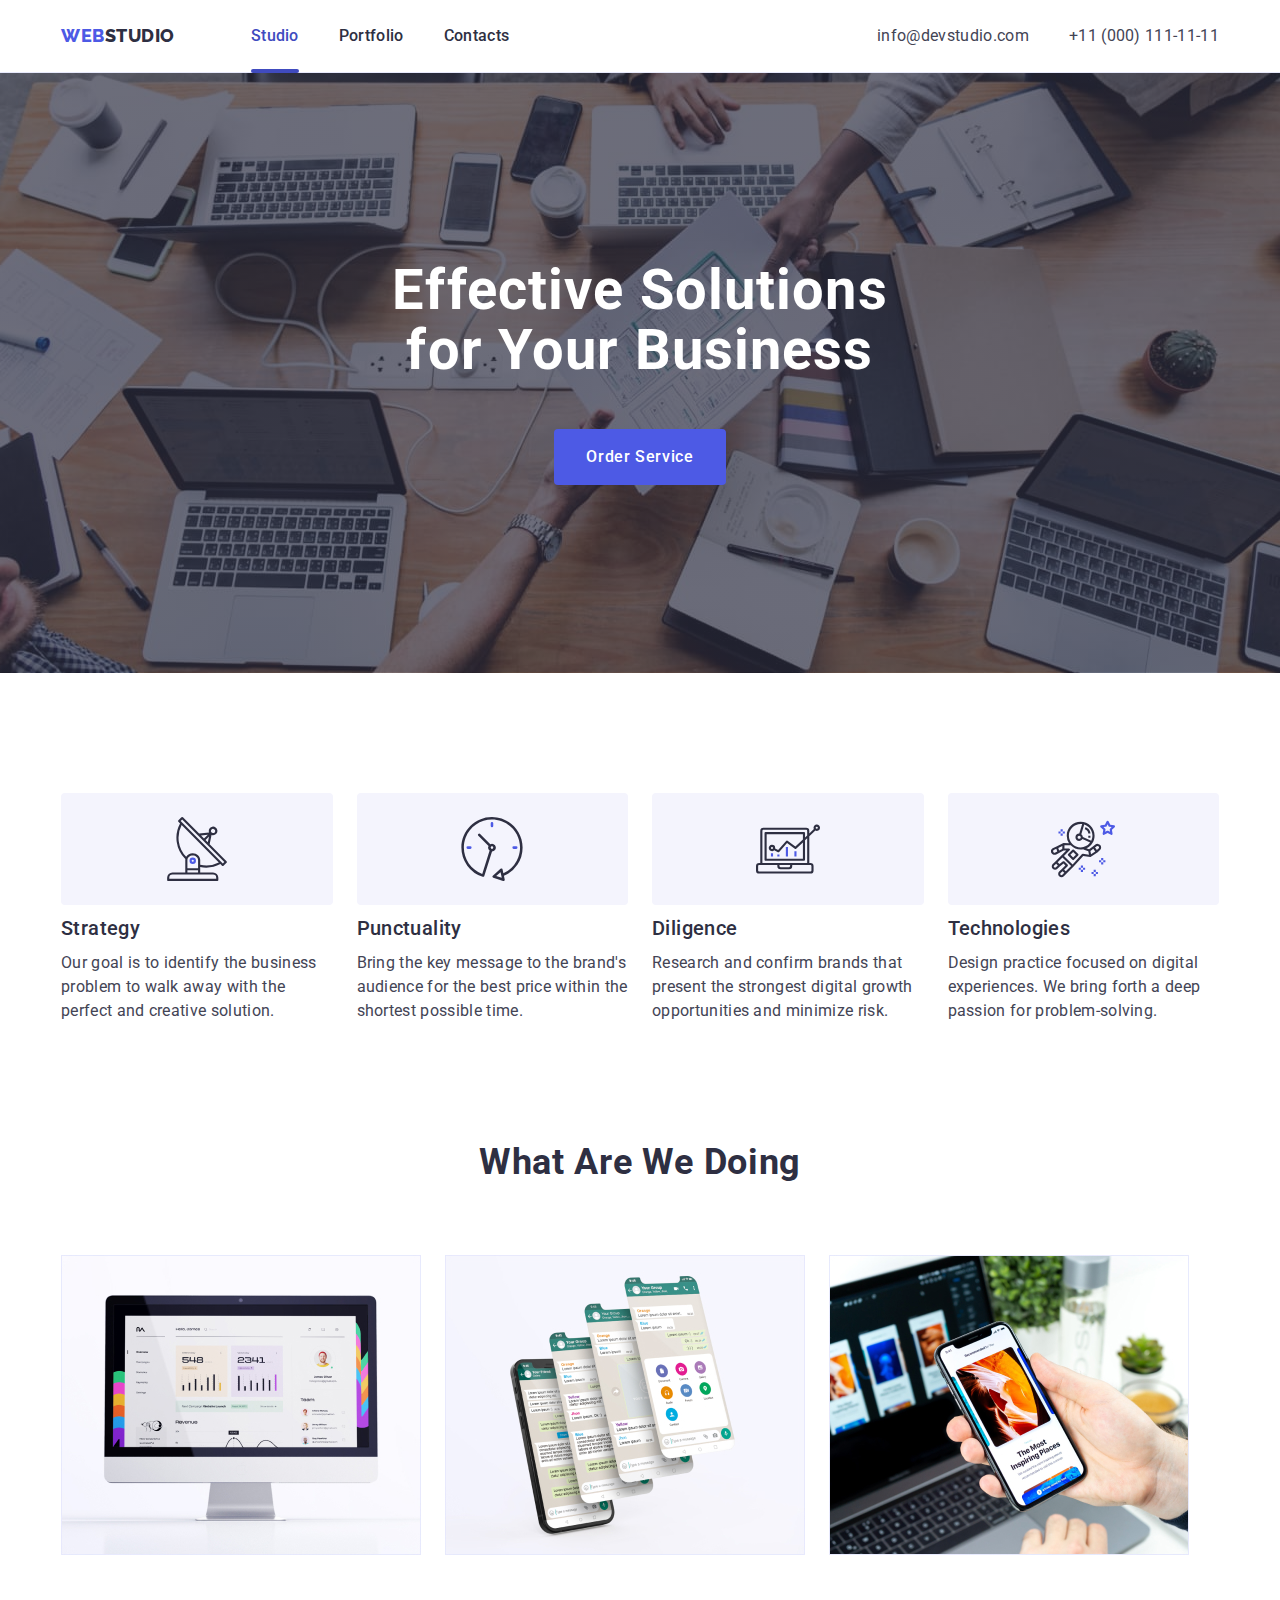
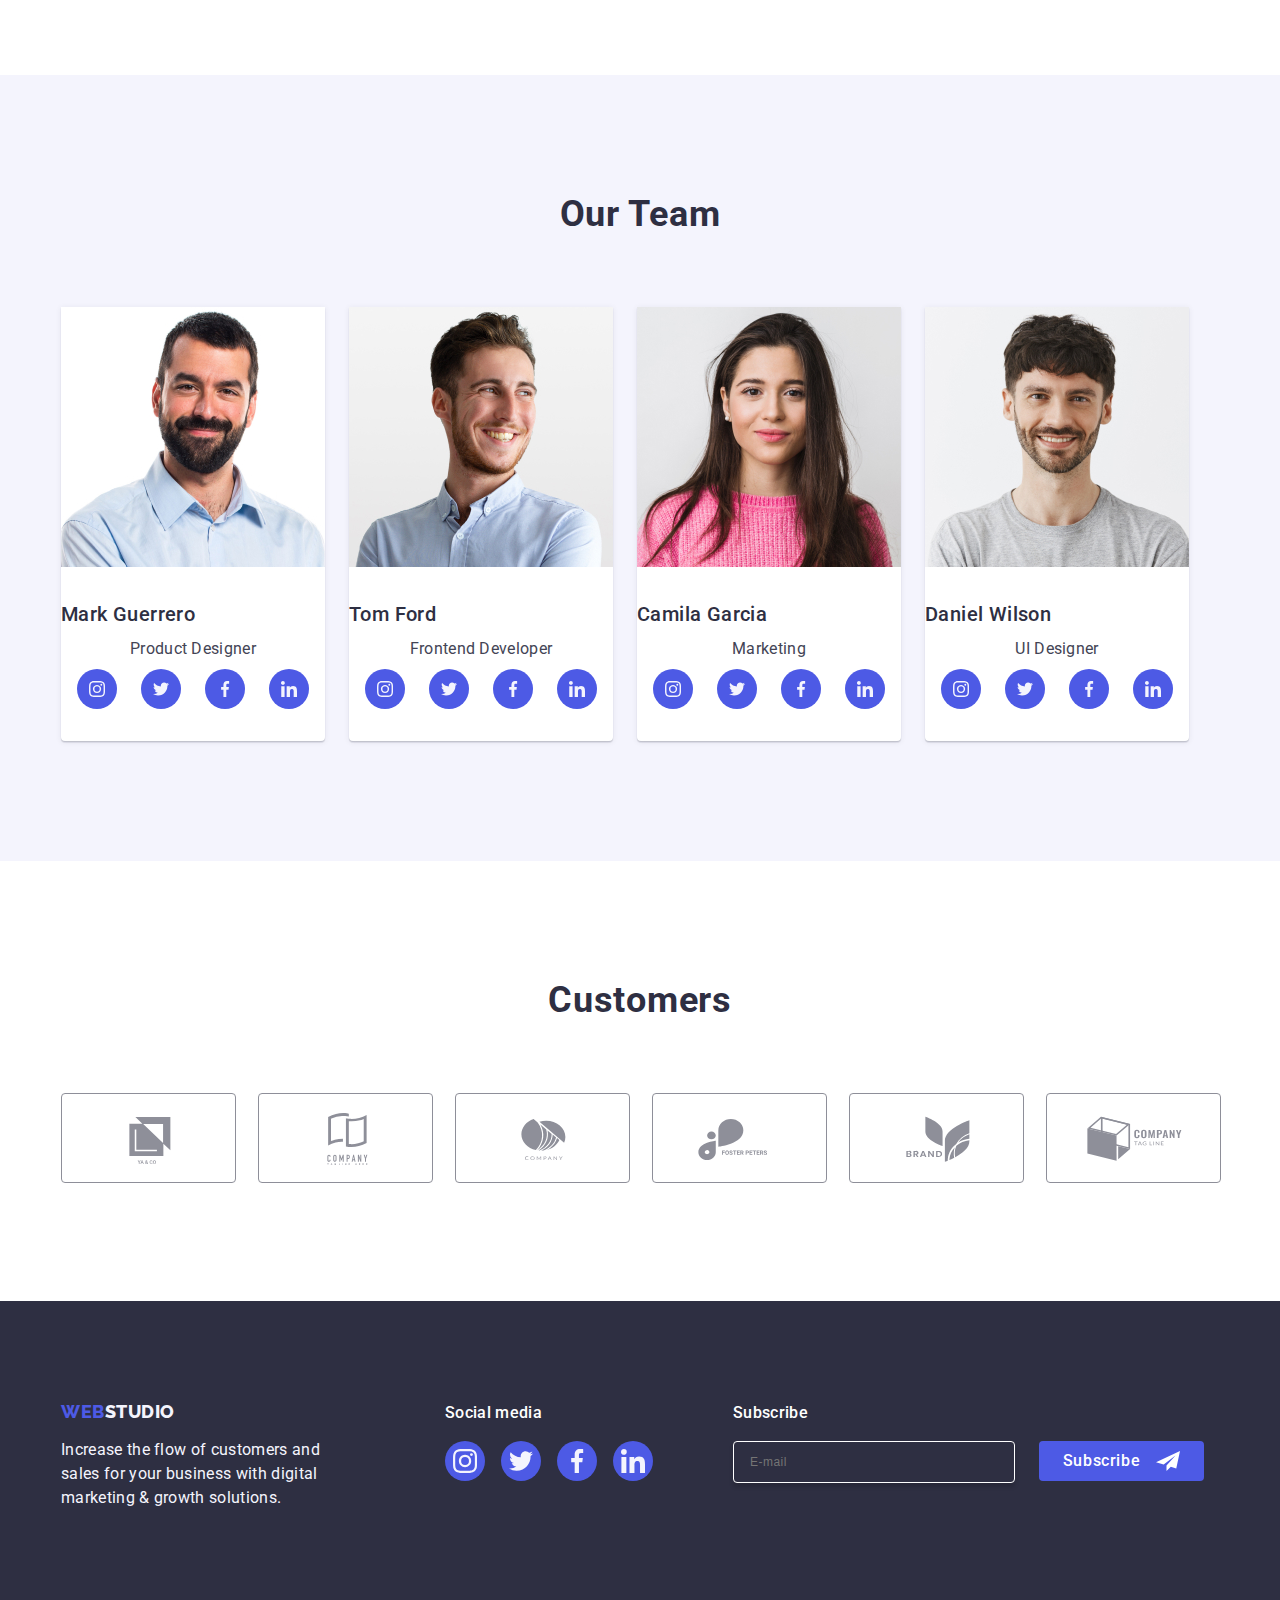
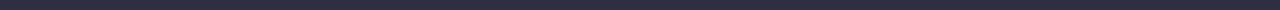
<file: index.html>
<!DOCTYPE html>
<html lang="en">

<head>

  <meta charset="UTF-8">
  <meta name="viewport" content="width=device-width, initial-scale=1.0">
  <title>WEBSTUDIO</title>

  <link rel="preconnect" href="https://fonts.googleapis.com">
  <link rel="preconnect" href="https://fonts.gstatic.com" crossorigin>
  <link href="https://fonts.googleapis.com/css2?family=Raleway:wght@800&family=Roboto:wght@400;500;700;900&display=swap"
    rel="stylesheet">
  <link rel="stylesheet" href="https://cdnjs.cloudflare.com/ajax/libs/modern-normalize/2.0.0/modern-normalize.min.css"
    integrity="sha512-4xo8blKMVCiXpTaLzQSLSw3KFOVPWhm/TRtuPVc4WG6kUgjH6J03IBuG7JZPkcWMxJ5huwaBpOpnwYElP/m6wg=="
    crossorigin="anonymous" referrerpolicy="no-referrer" />
  <link rel="stylesheet" href="./css/style.css">

</head>

<body>
  <header class="header-top">
    <div class="container header-container">
      <nav class="link nav">
        <a class="logo-header link" href="./index.html">Web<span class="logo-studio">Studio</span></a>
        <ul class="list list-header">
          <li>
            <a class="page-description link underline" href="./index.html">Studio</a>
          </li>
          <li>
            <a class="page-description link " href="./portfolio.html">Portfolio</a>
          </li>
          <li>
            <a class="page-description link " href="">Contacts</a>
          </li>
        </ul>
      </nav>
      <address class="address nav">
        <ul class="list link address-list ">
          <li>
            <a class="contact list link" href="mailto:info@devstudio.com">info@devstudio.com</a>
          </li>
          <li>
            <a class="contact list link" href="tel:+110001111111">+11 (000) 111-11-11</a>
          </li>
        </ul>
      </address>
    </div>
  </header>

  <main>
    <section class="section-main">
      <div class="container">
        <h1 class="main-title">
          Effective Solutions<br />
          for Your Business
        </h1>
        <button data-modal-open type="button" class="main-button">
          Order Service
        </button>
      </div>
    </section>
    <section class="section-main-two">
      <div class="container">
        <h2 class="head-title visually-hidden">NOTHING</h2>
        <ul class="list list-goals">
          <li class="list-point-items">
            <div class="main-icons-container">
              <svg width="64" height="64">
                <use href="./images/icons.svg#icon-antena"></use>
              </svg>
            </div>
            <h3 class="goal">Strategy</h3>
            <p class="paragraph">Our goal is to identify the business problem to walk away with the perfect and
              creative solution.
            </p>
          </li>
          <li class="list-point-items">
            <div class="main-icons-container">
              <svg width="64" height="64">
                <use href="./images/icons.svg#icon-clock"></use>
              </svg>
            </div>
            <h3 class="goal">Punctuality</h3>
            <p class="paragraph">Bring the key message to the brand's audience for the best price within the
              shortest possible time.
            </p>
          </li>
          <li class="list-point-items">
            <div class="main-icons-container">
              <svg width="64" height="64">
                <use href="./images/icons.svg#icon-diagram-1"></use>
              </svg>
            </div>
            <h3 class="goal">Diligence</h3>
            <p class="paragraph">Research and confirm brands that present the strongest digital growth
              opportunities and minimize
              risk.
            </p>
          </li>
          <li class="list-point-items">
            <div class="main-icons-container">
              <svg width="64" height="64">
                <use href="./images/icons.svg#icon-astronaut-1"></use>
              </svg>
            </div>
            <h3 class="goal">Technologies</h3>
            <p class="paragraph">Design practice focused on digital experiences. We bring forth a deep passion for
              problem-solving.
            </p>
          </li>
        </ul>
      </div>
    </section>
    <section class="section-main-three">
      <div class="container">
        <h2 class="header">what are we doing</h2>
        <ul class="list list-item">
          <li class="item-work">
            <img width="360" height="300" src="./images/picture.jpg" alt="monitor" />
          </li>
          <li class="item-work">
            <img width="360" height="300" src="./images/picture2.jpg" alt="phone and additional 3 screens" />
          </li>
          <li class="item-work">
            <img width="360" height="300" src="./images/picture3.jpg" alt="phone held in hand" />
          </li>
        </ul>
      </div>
    </section>
    <section class="section our-team">
      <div class="container">
        <h2 class="header">our team</h2>
        <ul class="list list-team">
          <li class="our-team-card">
            <img width="264" height="260" src="./images/portret.jpg" alt="man in a blue shirt with a beard">
            <div class="team-card">
              <h3 class="goal">Mark Guerrero</h3>
              <p class="paragraph-card">Product Designer</p>

              <ul class="team-card-social">
                <li class="team-card-social-items">
                  <a href="#" class="team-card-social-items-link">
                    <svg width="16" height="16" class="vector-team-socials">
                      <use href="./images/icons.svg#icon-instagram"></use>
                    </svg>
                  </a>
                </li>
                <li class="team-card-social-items">
                  <a href="#" class="team-card-social-items-link">
                    <svg width="16" height="16" class="vector-team-socials">
                      <use href="./images/icons.svg#icon-twitter"></use>
                    </svg>
                  </a>
                </li>
                <li class="team-card-social-items">
                  <a href="#" class="team-card-social-items-link">
                    <svg width="16" height="16" class="vector-team-socials">
                      <use href="./images/icons.svg#icon-facebook"></use>
                    </svg>
                  </a>
                </li>
                <li class="team-card-social-items">
                  <a href="#" class="team-card-social-items-link">
                    <svg width="16" height="16" class="vector-team-socials">
                      <use href="./images/icons.svg#icon-linkedin-1"></use>
                    </svg>
                  </a>
                </li>
              </ul>
            </div>
          </li>
          <li class="our-team-card">
            <img width="264" height="260" src="./images/portret2.jpg" alt="man in a blue shirt with short stubble">
            <div class="team-card">
              <h3 class="goal">Tom Ford</h3>
              <p class="paragraph-card">Frontend Developer</p>
              <ul class="team-card-social">
                <li class="team-card-social-items">
                  <a href="#" class="team-card-social-items-link">
                    <svg width="16" height="16" class="vector-team-socials">
                      <use href="./images/icons.svg#icon-instagram"></use>
                    </svg>
                  </a>
                </li>
                <li class="team-card-social-items">
                  <a href="#" class="team-card-social-items-link">
                    <svg width="16" height="16" class="vector-team-socials">
                      <use href="./images/icons.svg#icon-twitter"></use>
                    </svg>
                  </a>
                </li>
                <li class="team-card-social-items">
                  <a href="#" class="team-card-social-items-link">
                    <svg width="16" height="16" class="vector-team-socials">
                      <use href="./images/icons.svg#icon-facebook"></use>
                    </svg>
                  </a>
                </li>
                <li class="team-card-social-items">
                  <a href="#" class="team-card-social-items-link">
                    <svg width="16" height="16" class="vector-team-socials">
                      <use href="./images/icons.svg#icon-linkedin-1"></use>
                    </svg>
                  </a>
                </li>
              </ul>
            </div>
          </li>
          <li class="our-team-card">
            <img width="264" height="260" src="./images/portret3.jpg" alt="woman in a pink sweater with long dark hair">
            <div class="team-card">
              <h3 class="goal">Camila Garcia</h3>
              <p class="paragraph-card">Marketing</p>
              <ul class="team-card-social">
                <li class="team-card-social-items">
                  <a href="#" class="team-card-social-items-link">
                    <svg width="16" height="16" class="vector-team-socials">
                      <use href="./images/icons.svg#icon-instagram"></use>
                    </svg>
                  </a>
                </li>
                <li class="team-card-social-items">
                  <a href="#" class="team-card-social-items-link">
                    <svg width="16" height="16" class="vector-team-socials">
                      <use href="./images/icons.svg#icon-twitter"></use>
                    </svg>
                  </a>
                </li>
                <li class="team-card-social-items">
                  <a href="#" class="team-card-social-items-link">
                    <svg width="16" height="16" class="vector-team-socials">
                      <use href="./images/icons.svg#icon-facebook"></use>
                    </svg>
                  </a>
                </li>
                <li class="team-card-social-items">
                  <a href="#" class="team-card-social-items-link">
                    <svg width="16" height="16" class="vector-team-socials">
                      <use href="./images/icons.svg#icon-linkedin-1"></use>
                    </svg>
                  </a>
                </li>
              </ul>
            </div>
          </li>
          <li class="our-team-card">
            <img width="264" height="260" src="./images/portret4.jpg" alt="man in a gray blouse with short stubble">
            <div class="team-card">
              <h3 class="goal">Daniel Wilson</h3>
              <p class="paragraph-card">UI Designer</p>
              <ul class="team-card-social">
                <li class="team-card-social-items">
                  <a href="#" class="team-card-social-items-link">
                    <svg width="16" height="16" class="vector-team-socials">
                      <use href="./images/icons.svg#icon-instagram"></use>
                    </svg>
                  </a>
                </li>
                <li class="team-card-social-items">
                  <a href="#" class="team-card-social-items-link">
                    <svg width="16" height="16" class="vector-team-socials">
                      <use href="./images/icons.svg#icon-twitter"></use>
                    </svg>
                  </a>
                </li>
                <li class="team-card-social-items">
                  <a href="#" class="team-card-social-items-link">
                    <svg width="16" height="16" class="vector-team-socials">
                      <use href="./images/icons.svg#icon-facebook"></use>
                    </svg>
                  </a>
                </li>
                <li class="team-card-social-items">
                  <a href="#" class="team-card-social-items-link">
                    <svg width="16" height="16" class="vector-team-socials">
                      <use href="./images/icons.svg#icon-linkedin-1"></use>
                    </svg>
                  </a>
                </li>
              </ul>
            </div>
          </li>
        </ul>
      </div>
    </section>
    <section class="customers-section">
      <div class="container">
        <h2 class="header header-customers">Customers</h2>
        <ul class="customers-list">
          <li class="customers-list-items">
            <a href="#" class="customers-list-link">
              <svg width="104" height="56" class="customers-logo-list">
                <use href="./images/icons.svg#icon-Client1"></use>
              </svg>
            </a>
          </li>
          <li class="customers-list-items">
            <a href="#" class="customers-list-link">
              <svg width="104" height="56" class="customers-logo-list">
                <use href="./images/icons.svg#icon-Client-2"></use>
              </svg>
            </a>
          </li>
          <li class="customers-list-items">
            <a href="#" class="customers-list-link">
              <svg width="104" height="56" class="customers-logo-list">
                <use href="./images/icons.svg#icon-Client-3"></use>
              </svg>
            </a>
          </li>
          <li class="customers-list-items">
            <a href="#" class="customers-list-link">
              <svg width="104" height="56" class="customers-logo-list">
                <use href="./images/icons.svg#icon-Client-4"></use>
              </svg>
            </a>
          </li>
          <li class="customers-list-items">
            <a href="#" class="customers-list-link">
              <svg width="104" height="56" class="customers-logo-list">
                <use href="./images/icons.svg#icon-Client-5"></use>
              </svg>
            </a>
          </li>
          <li class="customers-list-items">
            <a href="#" class="customers-list-link">
              <svg width="104" height="56" class="customers-logo-list">
                <use href="./images/icons.svg#icon-Client-6"></use>
              </svg>
            </a>
          </li>
        </ul>
      </div>
    </section>

  </main>

  <footer class="footer">
    <div class="container footer-main-container">
      <div class="footer-logo">
        <a class="logo-footer link" href="./index.html">Web<span class="logo-footer-span link">Studio</span></a>
        <p class="paragraph-footer">Increase the flow of customers and sales for your business with digital marketing &
          growth solutions.</p>
      </div>
      <div class="main-footer-socials-container">
        <p class="footer-paragraph">Social media</p>
        <ul class="footer-socials-list">
          <li class="footer-socials-list-items">
            <a href="#" class="footer-socials-link">
              <svg class="vector-footer-socials" width="24" height="24">
                <use href="./images/icons.svg#icon-instagram"></use>
              </svg>
            </a>
          </li>
          <li class="footer-socials-list-items">
            <a href="#" class="footer-socials-link">
              <svg class="vector-footer-socials" width="24" height="24">
                <use href="./images/icons.svg#icon-twitter"></use>
              </svg>
            </a>
          </li>
          <li class="footer-socials-list-items">
            <a href="#" class="footer-socials-link">
              <svg class="vector-footer-socials" width="24" height="24">
                <use href="./images/icons.svg#icon-facebook"></use>
              </svg>
            </a>
          </li>
          <li class="footer-socials-list-items">
            <a href="#" class="footer-socials-link">
              <svg class="vector-footer-socials" width="24" height="24">
                <use href="./images/icons.svg#icon-linkedin-1"></use>
              </svg>
            </a>
          </li>
        </ul>
      </div>
      <div class="footer-container-subscribe">
        <p class="footer-paragraph">Subscribe</p>
        <form class="form-subscribe">
          <label class="label-subscribe">
            <input class="input-subscribe" type="email" name="email" placeholder="E-mail" required>
          </label>
          <button class="subscribe-button" type="submit">
            Subscribe
            <svg class="icon-paper-plane" width="24" height="24">
              <use href="./images/icons.svg#icon-paper-plane"></use>
            </svg>
          </button>
        </form>
      </div>
    </div>
  </footer>


  <div class="modal-window is-hidden" data-modal>
    <div class="modal-body">
      <button class="close-button" type="button" data-modal-close>
        <svg width="8" height="8" class="icon-close">
          <use href="./images/icons.svg#icon-close-black"></use>
        </svg>
      </button>
      <p class="modal-paragraph">Leave your contacts and we will call you back</p>
      <form>
        <div class="modal-form-user">
          <label class="modal-name" for="user-name">Name</label>
          <div class="modal-form">
            <input class="modal-form-input" type="text" id="user-name" name="user-name" required>
            <svg width="18" height="24" class="icon-modal">
              <use href="./images/icons.svg#icon-person-black"></use>
            </svg>
          </div>
        </div>
        <div class="modal-form-user">
          <label class="modal-name" for="user-name">Phone</label>
          <div class="modal-form">
            <input class="modal-form-input" type="number" id="user-phone" name="user-name" required>
            <svg width="18" height="24" class="icon-modal">
              <use href="./images/icons.svg#icon-phone-black"></use>
            </svg>
          </div>
        </div>
        <div class="modal-form-user">
          <label class="modal-name" for="user-name">Email</label>
          <div class="modal-form">
            <input class="modal-form-input" type="email" id="user-email" name="user-name" required>
            <svg width="18" height="24" class="icon-modal">
              <use href="./images/icons.svg#icon-email-black"></use>
            </svg>
          </div>
        </div>
        <div class="modal-comment">
          <label for="user-comment" class="modal-name">Comment</label>
          <textarea id="user-comment" name="user-comment" placeholder="Text input" class="modal-textarea"></textarea>
        </div>

        <div class="checbox">
          <input type="checkbox" id="user-privacy" name="user-privacy" value="true"
            class="checkbox-input visually-hidden" required>
          <label class="checkbox-label" for="user-privacy">
            <span class="checbox-icon">
              <svg width="10" height="8" class="svg-frame">
                <use href="./images/icons.svg#icon-checbox-icon"></use>
              </svg>
            </span>
            I accept the terms and conditions of the <a href="#" class="policy-link">Privacy Policy</a>
          </label>
        </div>
        <button type="submit" class="modal-button">Send</button>
      </form>
    </div>
  </div>
  <script src="./js/modal.js"></script>
</body>

</html>
</file>
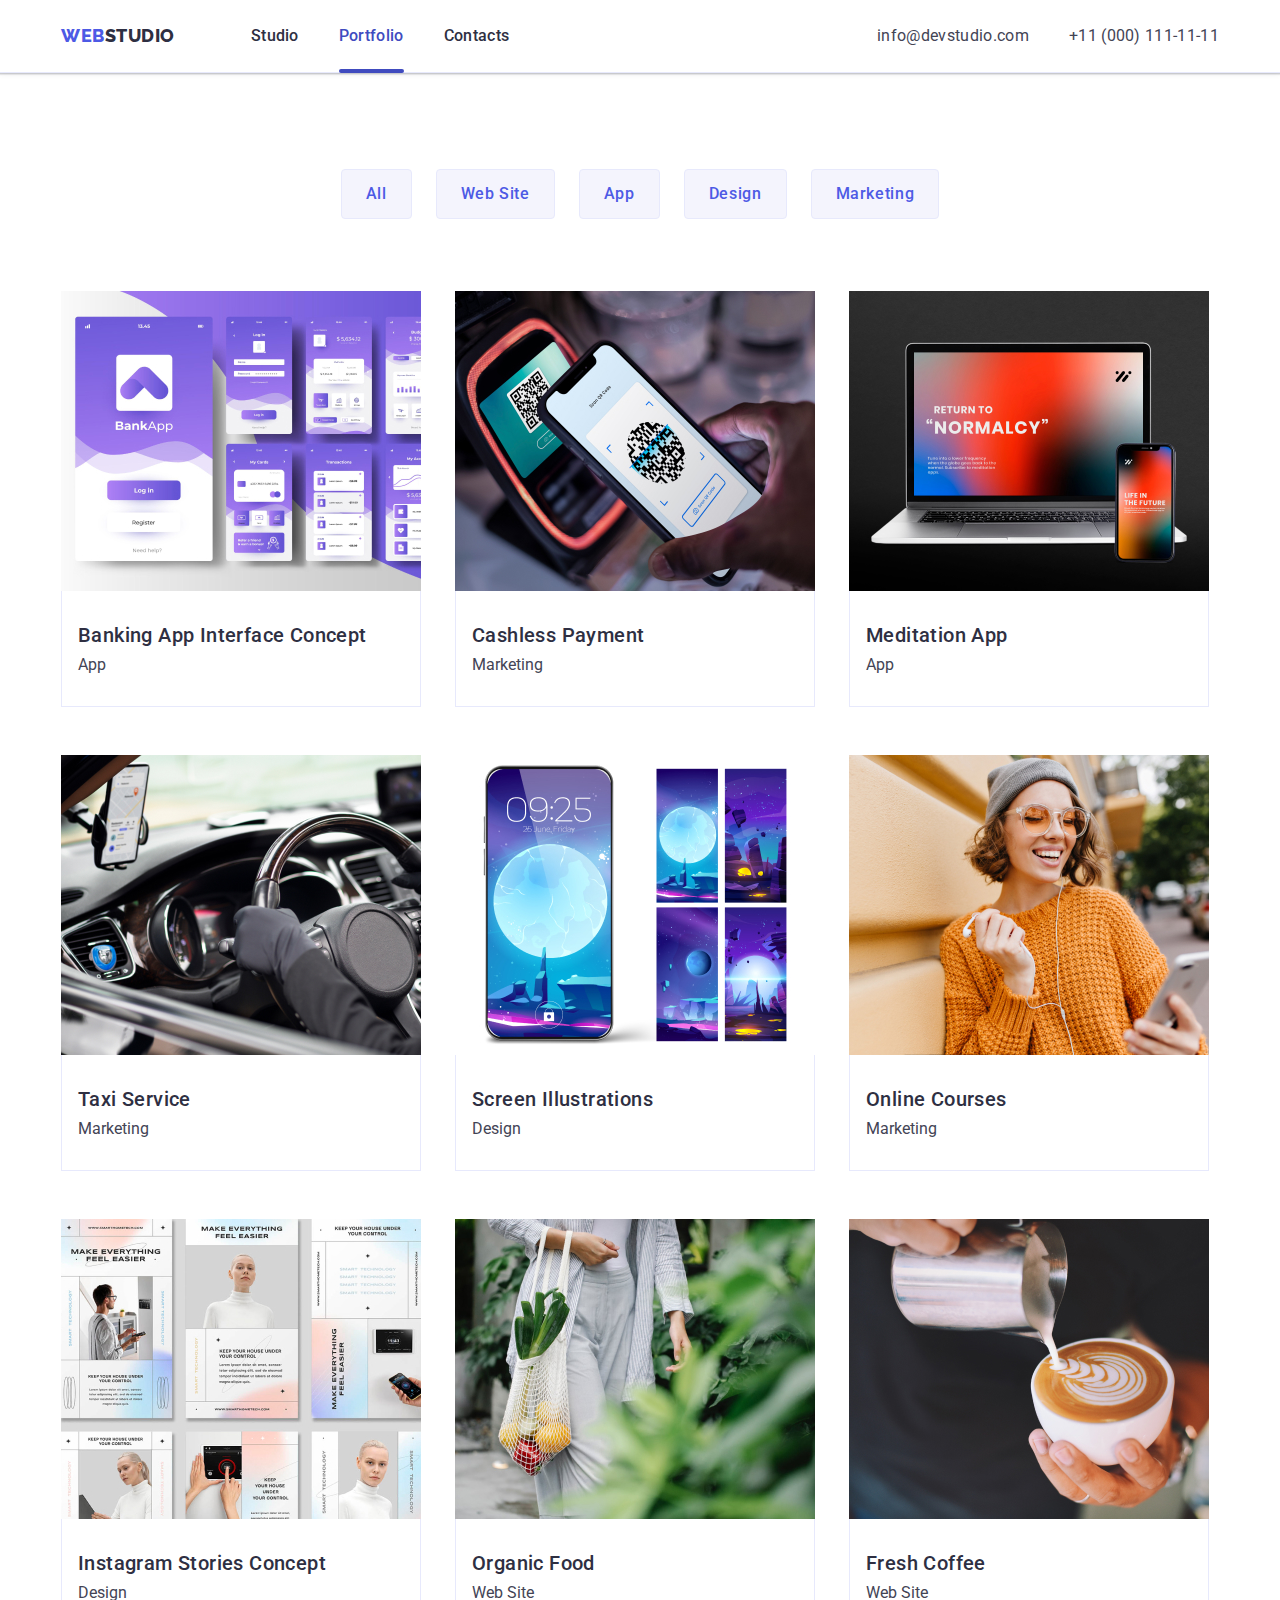
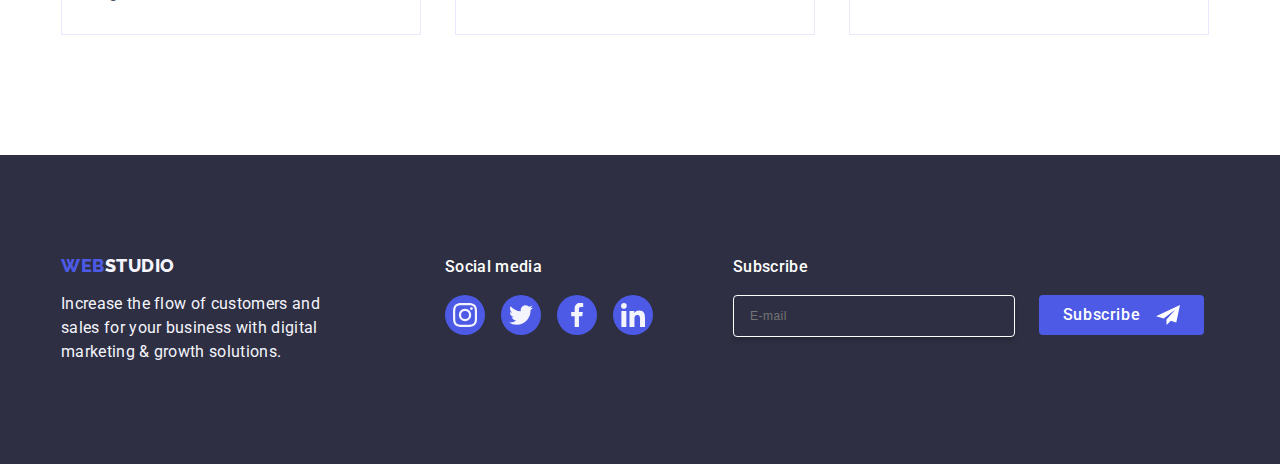
<file: portfolio.html>
<!DOCTYPE html>
<html lang="en">

<head>

  <meta charset="UTF-8">
  <meta name="viewport" content="width=device-width, initial-scale=1.0">
  <title>WEBSTUDIO</title>

  <link rel="preconnect" href="https://fonts.googleapis.com">
  <link rel="preconnect" href="https://fonts.gstatic.com" crossorigin>
  <link href="https://fonts.googleapis.com/css2?family=Raleway:wght@800&family=Roboto:wght@400;500;700;900&display=swap"
    rel="stylesheet">
  <link rel="stylesheet" href="https://cdnjs.cloudflare.com/ajax/libs/modern-normalize/2.0.0/modern-normalize.min.css"
    integrity="sha512-4xo8blKMVCiXpTaLzQSLSw3KFOVPWhm/TRtuPVc4WG6kUgjH6J03IBuG7JZPkcWMxJ5huwaBpOpnwYElP/m6wg=="
    crossorigin="anonymous" referrerpolicy="no-referrer" />
  <link rel="stylesheet" href="./css/style.css">

</head>

<body>
  <header class="header-top">
    <div class="container header-container">
      <nav class="link nav">
        <a class="logo-header link" href="./index.html">Web<span class="logo-studio">Studio</span></a>
        <ul class="list list-header">
          <li>
            <a class="page-description link" href="./index.html">Studio</a>
          </li>
          <li>
            <a class="page-description link underline" href="./portfolio.html">Portfolio</a>
          </li>
          <li>
            <a class="page-description link " href="">Contacts</a>
          </li>
        </ul>
      </nav>
      <address class="address nav">
        <ul class="list link address-list ">
          <li>
            <a class="contact list link" href="mailto:info@devstudio.com">info@devstudio.com</a>
          </li>
          <li>
            <a class="contact list link" href="tel:+110001111111">+11 (000) 111-11-11</a>
          </li>
        </ul>
      </address>
    </div>
  </header>

  <main>
    <section class="section list-portfolio">
      <div class="container">
        <h1 class="head-title visually-hidden">NOTHING</h1>
        <!-- ul.filters-list>li*6>button[type=button].filter-button -->
        <ul class="list link button list-filters">
          <li><button type="button" class="filter-button  button-list">All</button></li>
          <li><button type="button" class="filter-button  button-list">Web Site</button></li>
          <li><button type="button" class="filter-button  button-list">App</button></li>
          <li><button type="button" class="filter-button  button-list">Design</button></li>
          <li><button type="button" class="filter-button  button-list">Marketing</button></li>
        </ul>
        <!-- ul.project-list>li*9>img -->
        <ul class="list list-options">
          <li class="list-image-portfolio">
            <a class="link link-porfolio-shadow" href="./images/hw1.jpg">
              <div class="container-hidden-potfolio">
                <img src="./images/hw1.jpg" alt="Banking App Interface Concept" width="360">
                <p class="potfolio-hidden-paragraph">14 Stylish and User-Friendly App Design Concepts ·
                  Task Manager App · Calorie Tracker App · Exotic Fruit Ecommerce App ·
                  Cloud Storage App</p>
              </div>
              <div class="containter-list-options">
                <h2 class="project-title-options">Banking App Interface Concept</h2>
                <p class="paragraph-options">App</p>
              </div>
            </a>
          </li>
          <li class="list-image-portfolio">
            <a class="link link-porfolio-shadow" href="./images/hw2.jpg">
              <div class="container-hidden-potfolio">
                <img src="./images/hw2.jpg" alt="Cashless payment by phone" width="360">
                <p class="potfolio-hidden-paragraph">14 Stylish and User-Friendly App Design Concepts ·
                  Task Manager App · Calorie Tracker App · Exotic Fruit Ecommerce App ·
                  Cloud Storage App</p>
              </div>
              <div class="containter-list-options">
                <h2 class="project-title-options">Cashless Payment</h2>
                <p class="paragraph-options">Marketing</p>
              </div>
            </a>
          </li>
          <li class="list-image-portfolio">
            <a class="link link-porfolio-shadow" href="./images/hw3.jpg">
              <div class="container-hidden-potfolio">
                <img src="./images/hw3.jpg" alt="Meditation application visible on laptop and phone" width="360">
                <p class="potfolio-hidden-paragraph">14 Stylish and User-Friendly App Design Concepts ·
                  Task Manager App · Calorie Tracker App · Exotic Fruit Ecommerce App ·
                  Cloud Storage App</p>
              </div>
              <div class="containter-list-options">
                <h2 class="project-title-options">Meditation App</h2>
                <p class="paragraph-options">App</p>
              </div>
            </a>
          </li>
          <li class="list-image-portfolio">
            <a class="link link-porfolio-shadow" href="./images/hw4.jpg">
              <div class="container-hidden-potfolio">
                <img src="./images/hw4.jpg" alt="Taxi Service" width="360">
                <p class="potfolio-hidden-paragraph">14 Stylish and User-Friendly App Design Concepts ·
                  Task Manager App · Calorie Tracker App · Exotic Fruit Ecommerce App ·
                  Cloud Storage App</p>
              </div>
              <div class="containter-list-options">
                <h2 class="project-title-options">Taxi Service</h2>
                <p class="paragraph-options">Marketing</p>
              </div>
            </a>
          </li>
          <li class="list-image-portfolio">
            <a class="link link-porfolio-shadow" href="./images/hw5.jpg">
              <div class="container-hidden-potfolio">
                <img src="./images/hw5.jpg" alt="Screen Illustrations" width="360">
                <p class="potfolio-hidden-paragraph">14 Stylish and User-Friendly App Design Concepts ·
                  Task Manager App · Calorie Tracker App · Exotic Fruit Ecommerce App ·
                  Cloud Storage App</p>
              </div>
              <div class="containter-list-options">
                <h2 class="project-title-options">Screen Illustrations</h2>
                <p class="paragraph-options">Design</p>
              </div>
            </a>
          </li>
          <li class="list-image-portfolio">
            <a class="link link-porfolio-shadow" href="./images/hw6.jpg">
              <div class="container-hidden-potfolio">
                <img src="./images/hw6.jpg"
                  alt="A smiling woman in an orange sweater looks at the phone and online courses" width="360">
                <p class="potfolio-hidden-paragraph">14 Stylish and User-Friendly App Design Concepts ·
                  Task Manager App · Calorie Tracker App · Exotic Fruit Ecommerce App ·
                  Cloud Storage App</p>
              </div>
              <div class="containter-list-options">
                <h2 class="project-title-options">Online Courses</h2>
                <p class="paragraph-options">Marketing</p>
              </div>
            </a>
          </li>
          <li class="list-image-portfolio">
            <a class="link link-porfolio-shadow" href="./images/hw7.jpg">
              <div class="container-hidden-potfolio">
                <img src="./images/hw7.jpg" alt="Instagram Stories Concept" width="360">
                <p class="potfolio-hidden-paragraph">14 Stylish and User-Friendly App Design Concepts ·
                  Task Manager App · Calorie Tracker App · Exotic Fruit Ecommerce App ·
                  Cloud Storage App</p>
              </div>
              <div class="containter-list-options">
                <h2 class="project-title-options">Instagram Stories Concept</h2>
                <p class="paragraph-options">Design</p>
              </div>
            </a>
          </li>
          <li class="list-image-portfolio">
            <a class="link link-porfolio-shadow" href="./images/hw8.jpg">
              <div class="container-hidden-potfolio">
                <img src="./images/hw8.jpg" alt="Organic Food" width="360">
                <p class="potfolio-hidden-paragraph">14 Stylish and User-Friendly App Design Concepts ·
                  Task Manager App · Calorie Tracker App · Exotic Fruit Ecommerce App ·
                  Cloud Storage App</p>
              </div>
              <div class="containter-list-options">
                <h2 class="project-title-options">Organic Food</h2>
                <p class="paragraph-options">Web Site</p>
              </div>
            </a>
          </li>
          <li class="list-image-portfolio">
            <a class="link link-porfolio-shadow" href="./images/hw9.jpg">
              <div class="container-hidden-potfolio">
                <img src="./images/hw9.jpg" alt="Fresh Coffee with milk pattern" width="360">
                <p class="potfolio-hidden-paragraph">14 Stylish and User-Friendly App Design Concepts ·
                  Task Manager App · Calorie Tracker App · Exotic Fruit Ecommerce App ·
                  Cloud Storage App</p>
              </div>
              <div class="containter-list-options">
                <h2 class="project-title-options">Fresh Coffee</h2>
                <p class="paragraph-options">Web Site</p>
              </div>
            </a>
          </li>
        </ul>
      </div>
    </section>
  </main>

  <footer class="footer">
    <div class="container footer-main-container">
      <div class="footer-logo">
        <a class="logo-footer link" href="./index.html">Web<span class="logo-footer-span link">Studio</span></a>
        <p class="paragraph-footer">Increase the flow of customers and sales for your business with digital marketing &
          growth solutions.</p>
      </div>
      <div class="main-footer-socials-container">
        <p class="footer-paragraph">Social media</p>
        <ul class="footer-socials-list">
          <li class="footer-socials-list-items">
            <a href="#" class="footer-socials-link">
              <svg class="vector-footer-socials" width="24" height="24">
                <use href="./images/icons.svg#icon-instagram"></use>
              </svg>
            </a>
          </li>
          <li class="footer-socials-list-items">
            <a href="#" class="footer-socials-link">
              <svg class="vector-footer-socials" width="24" height="24">
                <use href="./images/icons.svg#icon-twitter"></use>
              </svg>
            </a>
          </li>
          <li class="footer-socials-list-items">
            <a href="#" class="footer-socials-link">
              <svg class="vector-footer-socials" width="24" height="24">
                <use href="./images/icons.svg#icon-facebook"></use>
              </svg>
            </a>
          </li>
          <li class="footer-socials-list-items">
            <a href="#" class="footer-socials-link">
              <svg class="vector-footer-socials" width="24" height="24">
                <use href="./images/icons.svg#icon-linkedin-1"></use>
              </svg>
            </a>
          </li>
        </ul>
      </div>
      <div class="footer-container-subscribe">
        <p class="footer-paragraph">Subscribe</p>
        <form class="form-subscribe">
          <label class="label-subscribe">
            <input class="input-subscribe" type="email" name="email" placeholder="E-mail" required>
          </label>
          <button class="subscribe-button" type="submit">
            Subscribe
            <svg class="icon-paper-plane" width="24" height="24">
              <use href="./images/icons.svg#icon-paper-plane"></use>
            </svg>
          </button>
        </form>
      </div>
    </div>
  </footer>
</body>

</html>
</file>
<file: css/style.css>
* {
  margin: 0px;
  padding: 0px;
}

:root {
  --primary-brand-color: #4d5ae5;
  --pressed-state-color: #404bbf;
  --dark-color: #2e2f42;
  --success-color: #31d0aa;
  --text-color: #434455;
  --subtle-text-color: #8e8f99;
  --accent-color: #e7e9fc;
  --light-color: #f4f4fd;
  --modal-overlay-color: #2e2f4266;
  --hero-background-color: #2e2f42b2;
  --white-background-color: #ffffff;
  --modal-background-color: #fcfcfc;
}
body {
  font-family: 'Roboto', sans-serif;
  color: var(--text-color);
  background-color: var(--white-background-color);
}

img {
  display: block;
  max-width: 100%;
  height: auto;
}

.header-top {
  border-bottom: 1px solid var(--accent-color);
  box-shadow: 0px 2px 1px rgba(46, 47, 66, 0.08), 0px 1px 1px rgba(46, 47, 66, 0.16),
    0px 1px 6px rgba(46, 47, 66, 0.08);
}
.header-container {
  display: flex;
  flex-direction: row; /*zaczyna od lewej i kończy po prawej*/
  justify-content: space-between; /*równomiernie rozmieszczone*/
  height: 72px;
}

.nav {
  display: flex;
  align-items: center;
  flex-direction: row;
}

.logo-header {
  color: var(--primary-brand-color);
  font-size: 18px;
  font-family: 'Raleway', sans-serif;
  font-weight: 800;
  text-transform: uppercase;
  line-height: 1.17;
  letter-spacing: 0.03em;
  text-decoration: none;
  margin-right: 76px;
}

.link {
  text-decoration: none;
}

.logo-studio {
  color: var(--dark-color);
}

.list {
  list-style: none;
  margin: 0;
  padding-left: 0;
}

.list-header {
  display: flex;
  justify-content: flex-start;
  gap: 40px;
  padding-bottom: 24px;
  padding-top: 24px;
}

.address-list {
  display: flex;
  gap: 40px;
  padding-top: 24px;
  padding-bottom: 24px;
}

.page-description {
  color: var(--dark-color);
  font-weight: 500;
  line-height: 1.5;
  letter-spacing: 0.02em;
  padding: 24px 0;
  position: relative;
  display: inline-block;
  transition: color 250ms cubic-bezier(0.4, 0, 0.2, 1);
}

.page-description:hover {
  color: var(--pressed-state-color);
}

.page-description:focus {
  color: var(--pressed-state-color);
}

.underline {
  color: var(--pressed-state-color);
}
.underline::after {
  content: '';
  position: absolute;
  left: 0;
  bottom: -1px;
  height: 4px;
  width: 100%;
  background-color: var(--pressed-state-color);
  border-radius: 2px;
}
.address {
  font-style: normal;
}

.contact {
  color: var(--text-color);
  line-height: 1.5;
  letter-spacing: 0.02em;
  transition: color 250ms cubic-bezier(0.4, 0, 0.2, 1);
}

.contact:hover {
  color: var(--pressed-state-color);
}

.contacts:focus {
  color: var(--pressed-state-color);
}

.section-main {
  color: var(--white-background-color);
  padding: 188px 0;
  max-width: 1440px;
  margin: auto;
  background-size: cover;
  background-image: linear-gradient(rgba(46, 47, 66, 0.7), rgba(46, 47, 66, 0.7)),
    url(../images/people-in-office.jpg);

  background-repeat: no-repeat;
  background-position: center;
  background-size: cover;
}

.main-title {
  font-size: 56px;
  line-height: 1.07;
  letter-spacing: 0.02em;
  max-width: 496px;
  text-align: center;
  margin: auto;
}

.main-button {
  background-color: var(--primary-brand-color);
  color: var(--white-background-color);
  font-family: 'Roboto', sans-serif;
  font-weight: 500;
  font-size: 16px;
  line-height: 1.5;
  letter-spacing: 0.04em;
  cursor: pointer;
  min-width: 169px;
  height: 56px;
  border: none;
  border-radius: 4px;
  text-align: center;
  padding: 16px 32px;
  margin: auto;
  margin-top: 48px;
  display: block;
  transition: background-color 250ms cubic-bezier(0.4, 0, 0.2, 1);
}
.main-button:hover {
  background-color: var(--pressed-state-color);
}
.main-button:focus {
  background-color: var(--pressed-state-color);
}

.section-main-two {
  padding: 120px 0;
}

.head-title {
  color: var(--dark-color);
  font-size: 36px;
  font-family: Roboto;
  font-weight: 700;
  text-transform: capitalize;
  line-height: 40px;
  letter-spacing: 0.72px;
  word-wrap: break-word;
  margin-bottom: 8px;
}

.visually-hidden {
  position: absolute;
  white-space: nowrap;
  overflow: hidden;
  width: 1px;
  height: 1px;
  margin: -1px;
  border: 0;
  padding: 0;
  clip-path: inset(100%);
  clip: rect(0 0 0 0);
}

.list-goals {
  display: flex;
  gap: 24px;
}
.list-point-items {
  width: calc((100% - 72px) / 4);
}

.main-icons-container {
  display: flex;
  justify-content: center;
  align-items: center;
  margin-bottom: 8px;
  height: 112px;
  background-color: var(--light-color);
  border-radius: 4px;
}

.goal {
  color: var(--dark-color);
  font-weight: 500;
  font-size: 20px;
  line-height: 1.5;
  letter-spacing: 0.02em;
  word-wrap: break-word;
  text-align: left;
  margin-bottom: 8px;
}

.paragraph {
  color: var(--text-color);
  font-size: 16px;
  line-height: 1.5;
  letter-spacing: 0.02em;
  word-wrap: break-word;
  box-sizing: content-box;
  text-align: left;
}

.section-main-three {
  padding-bottom: 120px;
}

.header {
  color: var(--dark-color);
  font-size: 36px;
  line-height: 1.11;
  text-align: center;
  letter-spacing: 0.02em;
  text-transform: capitalize;
  margin-bottom: 72px;
}

.list-item {
  display: flex;
  gap: 24px;
}
.item-work {
  display: flex;
  gap: 24px;
}

.our-team {
  background-color: var(--light-color);
  padding: 120px 0;
}
.list-team {
  display: flex;
  gap: 24px;
}

.our-team-card {
  background-color: var(--white-background-color);
  color: var(--dark-color);
  border-radius: 0px 0px 4px 4px;
  box-shadow: 0px 1px 6px rgba(46, 47, 66, 0.08), 0px 1px 1px rgba(46, 47, 66, 0.16),
    0px 2px 1px rgba(46, 47, 66, 0.08);
}
.team-card {
  padding: 32px 0px;
}
.paragraph-card {
  color: var(--text-color);
  font-size: 16px;
  line-height: 1.5;
  letter-spacing: 0.02em;
  box-sizing: content-box;
  text-align: center;
}

.team-card-social {
  display: flex;
  gap: 24px;
  justify-content: center;
  margin-top: 8px;
  list-style: none;
}
.team-card-social-items {
  width: 40px;
  height: 40px;
}
.team-card-social-items-link {
  width: 100%;
  height: 100%;
  background-color: var(--primary-brand-color);
  border-radius: 50%;
  display: flex;
  justify-content: center;
  align-items: center;
  transition: background-color 250ms cubic-bezier(0.4, 0, 0.2, 1);
}

.team-card-social-items-link:hover {
  background-color: var(--pressed-state-color);
  color: var(--pressed-state-color);
}
.team-card-social-items-link:focus {
  background-color: var(--pressed-state-color);
  color: var(--pressed-state-color);
}
.vector-team-socials {
  fill: var(--light-color);
}

.customers-section {
  padding-top: 120px;
  padding-bottom: 120px;
}

.header-customers {
  margin-bottom: 72px;
}

.customers-list {
  display: flex;
  gap: 24px;
  list-style: none;
  justify-content: center;
}
.customers-list-items {
  width: calc((100% - 120px) / 6);
  height: 88px;
}
.customers-list-link {
  width: 100%;
  height: 100%;
  border-radius: 4px;
  border: 1px solid var(--subtle-text-color);
  display: flex;
  align-items: center;
  justify-content: center;
  color: var(--subtle-text-color);
  transition: border-color 250ms cubic-bezier(0.4, 0, 0.2, 1),
    color 250ms cubic-bezier(0.4, 0, 0.2, 1);
}

.customers-list-link:hover {
  color: var(--pressed-state-color);
  border: 1px var(--pressed-state-color) solid;
  border-color: var(--pressed-state-color);
}
.customers-list-link:focus {
  color: var(--pressed-state-color);
  border: 1px var(--pressed-state-color) solid;
  border-color: var(--pressed-state-color);
}
.customers-logo-list {
  border-radius: 4px;
  fill: currentColor;
}

.button {
  cursor: pointer;
  color: var(--primary-brand-color);
  font-size: 16px;
  font-family: 'Roboto';
  font-weight: 500;
  line-height: 1.5;
  letter-spacing: 0.02em;
}

.section.list-portfolio {
  padding-top: 96px;
  padding-bottom: 120px;
}
.list-filters {
  display: flex;
  gap: 24px;
  justify-content: center;
  margin-bottom: 72px;
}
.filter-button {
  color: var(--primary-brand-color);
  background-color: var(--light-color);
  font-family: 'Roboto', sans-serif;
  font-size: 16px;
  font-weight: 500;
  line-height: 1.5;
  letter-spacing: 0.04em;
  border: none;
  cursor: pointer;
}

.filter-button:hover {
  color: var(--white-background-color);
}
.filter-button:focus {
  color: var(--white-background-color);
}

.filter-button:hover {
  background-color: var(--pressed-state-color);
}
.filter-button:focus {
  background-color: var(--pressed-state-color);
}

.button-list {
  border-radius: 4px;
  border: 1px #e7e9fc solid;
  background-color: var(--light-color);
  color: var(--primary-brand-color);
  padding: 12px 24px;
  transition: color 250ms cubic-bezier(0.4, 0, 0.2, 1),
    background-color 250ms cubic-bezier(0.4, 0, 0.2, 1),
    border-color 250ms cubic-bezier(0.4, 0, 0.2, 1), box-shadow 250ms cubic-bezier(0.4, 0, 0.2, 1);
}
.button-list:hover {
  border: 1px solid transparent;
  box-shadow: 0px 3px 1px rgba(0, 0, 0, 0.1), 0px 2px 1px rgba(0, 0, 0, 0.08),
    0px 2px 2px rgba(0, 0, 0, 0.12);
}
.button-list:focus {
  border: 1px solid transparent;
  box-shadow: 0px 3px 1px rgba(0, 0, 0, 0.1), 0px 2px 1px rgba(0, 0, 0, 0.08),
    0px 2px 2px rgba(0, 0, 0, 0.12);
}

.list-image-portfolio {
  display: flex;
  flex-wrap: wrap;
  width: calc((100% - 48px) / 3);
}
.link-porfolio-shadow {
  display: block;
  transition: box-shadow 250ms cubic-bezier(0.4, 0, 0.2, 1);
}
.link-porfolio-shadow:hover .potfolio-hidden-paragraph {
  box-shadow: 0px 1px 6px rgba(46, 47, 66, 0.08), 0px 1px 1px rgba(46, 47, 66, 0.16),
    0px 2px 1px rgba(46, 47, 66, 0.08);
  transform: translateY(0%);
}
.link-porfolio-shadow:focus .potfolio-hidden-paragraph {
  box-shadow: 0px 1px 6px rgba(46, 47, 66, 0.08), 0px 1px 1px rgba(46, 47, 66, 0.16),
    0px 2px 1px rgba(46, 47, 66, 0.08);
  transform: translateY(0%);
}
.containter-list-options {
  padding: 32px 16px;
  border: 1px solid #e7e9fc;
  border-top: none;
}

.container-hidden-potfolio {
  position: relative;
  overflow: hidden;
}

.potfolio-hidden-paragraph {
  position: absolute;
  top: 0;
  font-size: 16px;
  line-height: 1.5;
  letter-spacing: 0.02em;
  color: var(--light-color);
  padding: 40px 32px;
  background-color: var(--primary-brand-color);
  height: 100%;
  width: 100%;
  transform: translateY(100%);
  transition: transform 250ms cubic-bezier(0.4, 0, 0.2, 1);
}
.list-options {
  display: flex;
  flex-wrap: wrap;
  column-gap: 24px;
  row-gap: 48px;
}

.project-title-options {
  font-size: 20px;
  font-weight: 500;
  line-height: 1.2;
  letter-spacing: 0.02em;
  color: var(--dark-color);
  margin-bottom: 8px;
}
.paragraph-options {
  text-align: left;
  color: var(--text-color);
}
.container {
  width: 1158px;
  padding-left: 15px;
  padding-right: 15px;
  margin: 0 auto;
}
.footer {
  background-color: var(--dark-color);
  padding: 100px 0;
}
.footer-main-container {
  display: flex;
  align-items: baseline;
}
.footer-logo {
  margin-right: 120px;
}
.footer-paragraph {
  color: var(--white-background-color);
  font-size: 16px;
  font-family: Roboto;
  font-weight: 500;
  line-height: 1.5;
  letter-spacing: 0.02em;
  word-wrap: break-word;
  margin-bottom: 16px;
}
.footer-socials-list {
  list-style: none;
  display: flex;
  gap: 16px;
  margin-right: 80px;
}

.footer-socials-link {
  width: 100%;
  height: 100%;
  background-color: var(--primary-brand-color);
  border-radius: 50%;
  display: flex;
  align-items: center;
  justify-content: center;
  transition: background-color 250ms cubic-bezier(0.4, 0, 0.2, 1);
}
.footer-socials-link:hover {
  background-color: var(--success-color);
}
.footer-socials-link:focus {
  background-color: var(--success-color);
}
.footer-socials-list-items {
  width: 40px;
  height: 40px;
}
.vector-footer-socials {
  fill: var(--light-color);
}
.logo-footer {
  color: var(--primary-brand-color);
  font-size: 18px;
  font-family: 'Raleway', sans-serif;
  font-weight: 800;
  text-transform: uppercase;
  line-height: 1.17;
  letter-spacing: 0.03em;
  text-decoration: none;
  margin-right: 76px;
  margin-bottom: 16px;
  display: inline-block;
}

.logo-footer-span {
  color: var(--light-color);
}

.paragraph-footer {
  color: var(--light-color);
  line-height: 1.5;
  font-size: 16px;
  font-family: 'Roboto';
  font-weight: 400;
  line-height: 24px;
  letter-spacing: 0.02em;
  word-wrap: break-word;
  max-width: 264px;
}

.form-subscribe {
  display: flex;
  gap: 24px;
}

.input-subscribe {
  color: var(--white-background-color);
  width: 264px;
  height: 40px;
  border: 1px var(--white-background-color) solid;
  background-color: transparent;
  font-size: 12px;
  line-height: 1.5;
  letter-spacing: 0.04em;
  padding-left: 16px;
  box-shadow: 0px 4px 4px 0px rgba(0, 0, 0, 0.15);
  border-radius: 4px;
}
.placeholder {
  color: var(--white-background-color);
}
.subscribe-button {
  background-color: var(--primary-brand-color);
  color: var(--white-background-color);
  font-family: 'Roboto', sans-serif;
  font-weight: 500;
  font-size: 16px;
  line-height: 1.5;
  letter-spacing: 0.04em;
  min-width: 165px;
  height: 40px;
  border-radius: 4px;
  cursor: pointer;
  border: none;
  text-align: center;
  display: flex;
  align-items: center;
  justify-content: center;
  transition: background-color 250ms cubic-bezier(0.4, 0, 0.2, 1);
}

.icon-paper-plane {
  margin-left: 16px;
}

.section {
  padding: 120px 0; /*120px/16px=7,5em*/
}

h1,
h2,
h3,
h4,
h5,
h6,
p {
  margin: 0;
}

.modal-window {
  position: fixed;
  top: 0;
  left: 0;
  width: 100%;
  height: 100%;
  background-color: rgba(46, 47, 66, 0.4);
  transition: opacity 250ms cubic-bezier(0.4, 0, 0.2, 1),
    visibility 250ms cubic-bezier(0.4, 0, 0.2, 1);
}

.is-hidden {
  opacity: 0;
  visibility: hidden;
  pointer-events: none;
}

.modal-body {
  position: absolute;
  top: 50%;
  left: 50%;
  transform: translate(-50%, -50%) scale(1);
  width: 408px;
  height: 584px;
  min-height: 584px;
  background: var(--modal-background-color);
  box-shadow: 0px 1px 1px rgba(0, 0, 0, 0.14), 0px 1px 3px rgba(0, 0, 0, 0.12),
    0px 2px 1px rgba(0, 0, 0, 0.2);
  border-radius: 4px;
  padding: 72px 24px 24px 24px;
  transition: transform 250ms cubic-bezier(0.4, 0, 0.2, 1);
}

.close-button {
  position: absolute;
  top: 24px;
  right: 24px;
  width: 24px;
  height: 24px;
  border-radius: 50%;
  display: flex;
  align-items: center;
  justify-content: center;
  background-color: var(--accent-color);
  border: 1px solid rgba(0, 0, 0, 0.1);
  padding: 0;
  cursor: pointer;
  transition: background-color 250ms cubic-bezier(0.4, 0, 0.2, 1),
    border 250ms cubic-bezier(0.4, 0, 0.2, 1);
}
.close-button:hover {
  background-color: var(--pressed-state-color);
  border: none;
  fill: var(--white-background-color);
}
.close-button:focus {
  background-color: var(--pressed-state-color);
  border: none;
  fill: var(--white-background-color);
}

.icon-close {
  transition: fill 250ms cubic-bezier(0.4, 0, 0.2, 1);
}

.modal-paragraph {
  color: var(--dark-color);
  font-weight: 500;
  font-size: 16px;
  line-height: 1.5;
  letter-spacing: 0.02em;
  margin-bottom: 16px;
  text-align: center;
}

.modal-form-user {
  margin-bottom: 8px;
}

.modal-name {
  color: var(--subtle-text-color);
  font-size: 12px;
  line-height: 1.17;
  letter-spacing: 0.04em;
  margin-bottom: 4px;
  display: block;
}
.modal-form {
  position: relative;
}

.modal-form-input {
  width: 100%;
  height: 40px;
  border: 1px solid rgba(46, 47, 66, 0.4);
  border-radius: 4px;
  background-color: transparent;
  padding-left: 38px;
  outline: transparent;
  transition: border-color 250ms cubic-bezier(0.4, 0, 0.2, 1);
}
.modal-form-input:focus {
  border-color: var(--primary-brand-color);
}
.modal-form:focus-within {
  fill: var(--primary-brand-color);
}
.icon-modal {
  position: absolute;
  left: 16px;
  top: 50%;
  transform: translateY(-50%);
  transition: fill 250ms cubic-bezier(0.4, 0, 0.2, 1);
}
.modal-comment {
  margin-bottom: 16px;
}

.modal-textarea {
  width: 100%;
  height: 120px;
  font-size: 12px;
  line-height: 1.17;
  letter-spacing: 0.04em;
  color: rgba(46, 47, 66, 0.4);
  border: 1px solid rgba(46, 47, 66, 0.4);
  border-radius: 4px;
  background-color: transparent;
  padding: 8px 16px;
  outline: transparent;
  resize: none;
  transition: border-color 250ms cubic-bezier(0.4, 0, 0.2, 1);
}

.modal-textarea:focus {
  border-color: var(--primary-brand-color);
}
.checbox {
  margin-bottom: 24px;
}
.checkbox-input {
  display: flex;
}
.checkbox-label {
  display: block;
  font-size: 12px;
  line-height: 1.17;
  letter-spacing: 0.04em;
  color: var(--subtle-text-color);
}

.checkbox-input:checked + .checkbox-label span {
  background-color: var(--pressed-state-color);
  border: none;
  fill: var(--light-color);
}

.checbox-icon {
  width: 16px;
  height: 16px;
  border: 1px solid rgba(46, 47, 66, 0.4);
  border-radius: 2px;
  display: inline-flex;
  align-items: center;
  justify-content: center;
  fill: transparent;
  transition: background-color 250ms cubic-bezier(0.4, 0, 0.2, 1),
    border 250ms cubic-bezier(0.4, 0, 0.2, 1), fill 250ms cubic-bezier(0.4, 0, 0.2, 1);
}
.policy-link {
  color: var(--primary-brand-color);
}

.modal-button {
  display: block;
  margin: 0 auto;
  font-family: 'Roboto', sans-serif;
  min-width: 169px;
  height: 56px;
  font-size: 16px;
  font-weight: 500;
  line-height: 1.5;
  letter-spacing: 0.04em;
  color: var(--white-background-color);
  cursor: pointer;
  background-color: var(--primary-brand-color);
  border: none;
  border-radius: 4px;
  font-size: 16px;
  font-weight: 500;
  line-height: 1.5;
  letter-spacing: 0.04em;
  transition: background-color 250ms cubic-bezier(0.4, 0, 0.2, 1);
}
</file>
